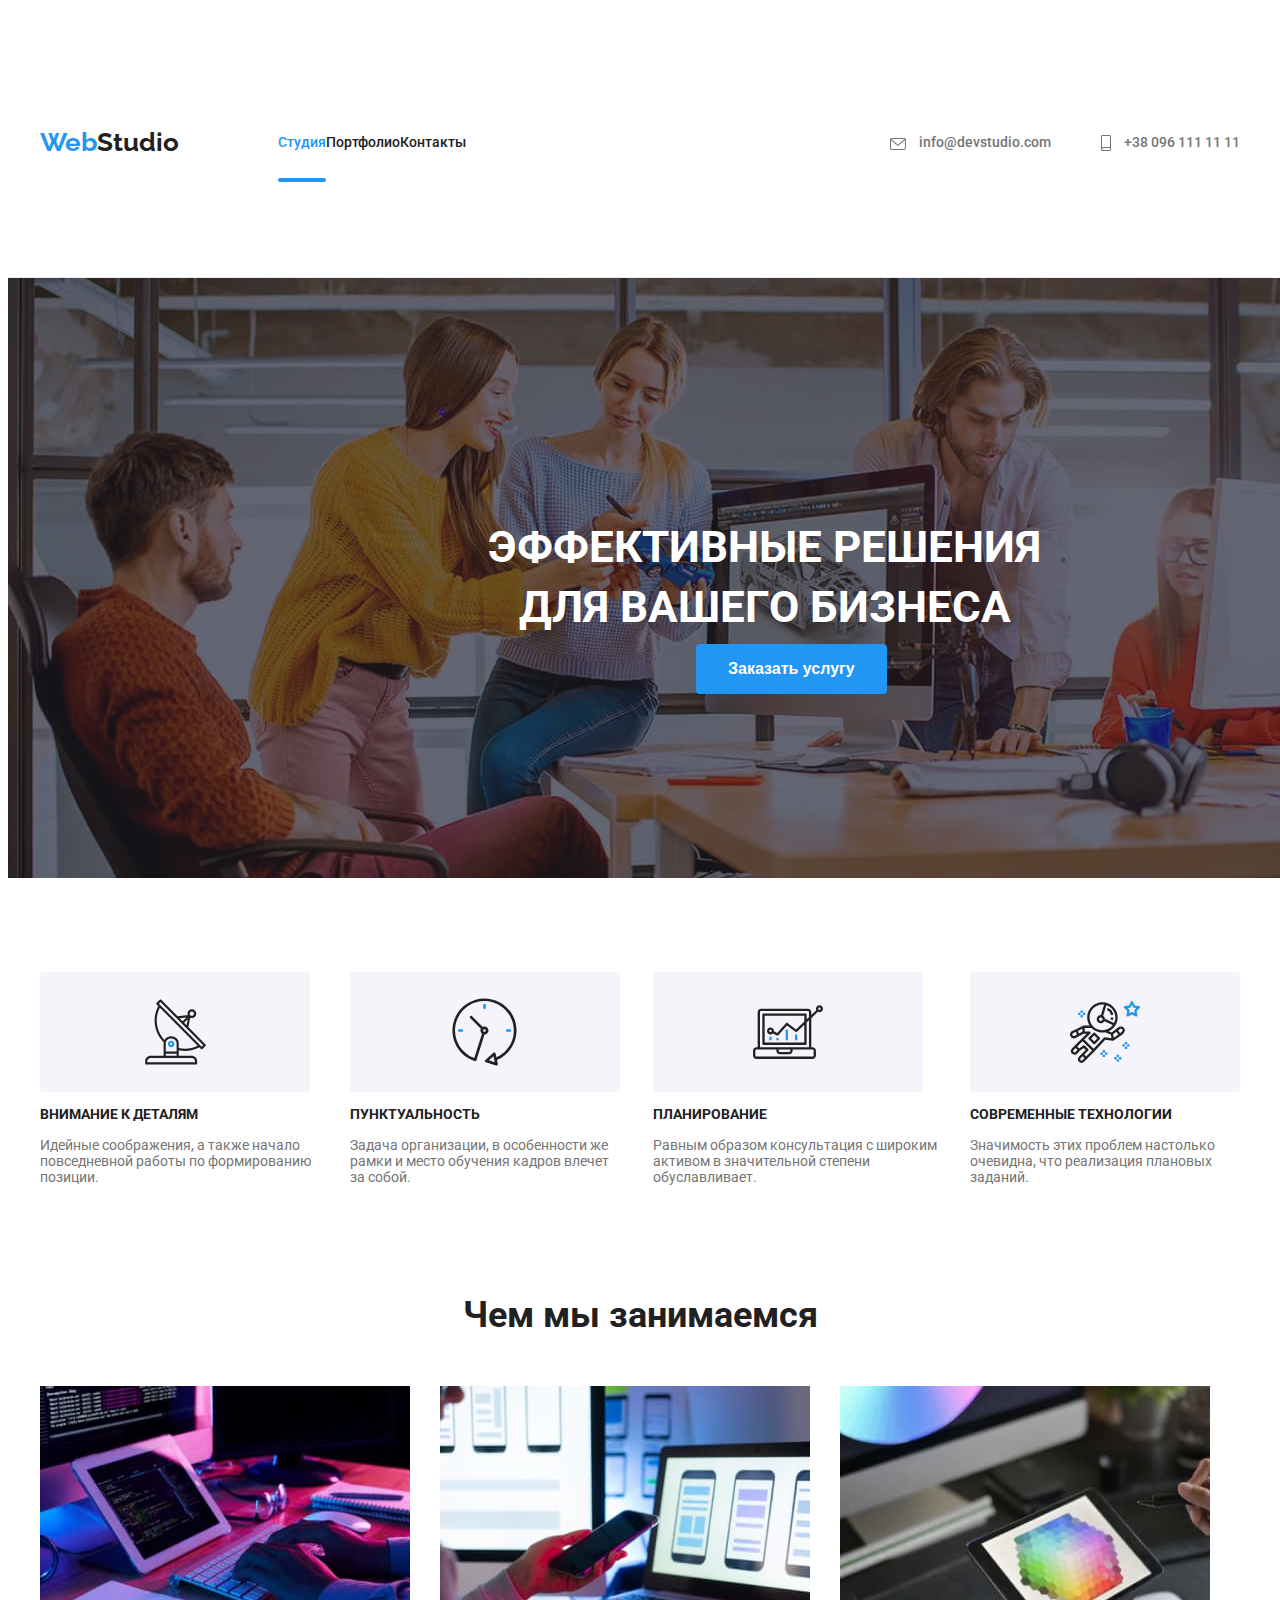
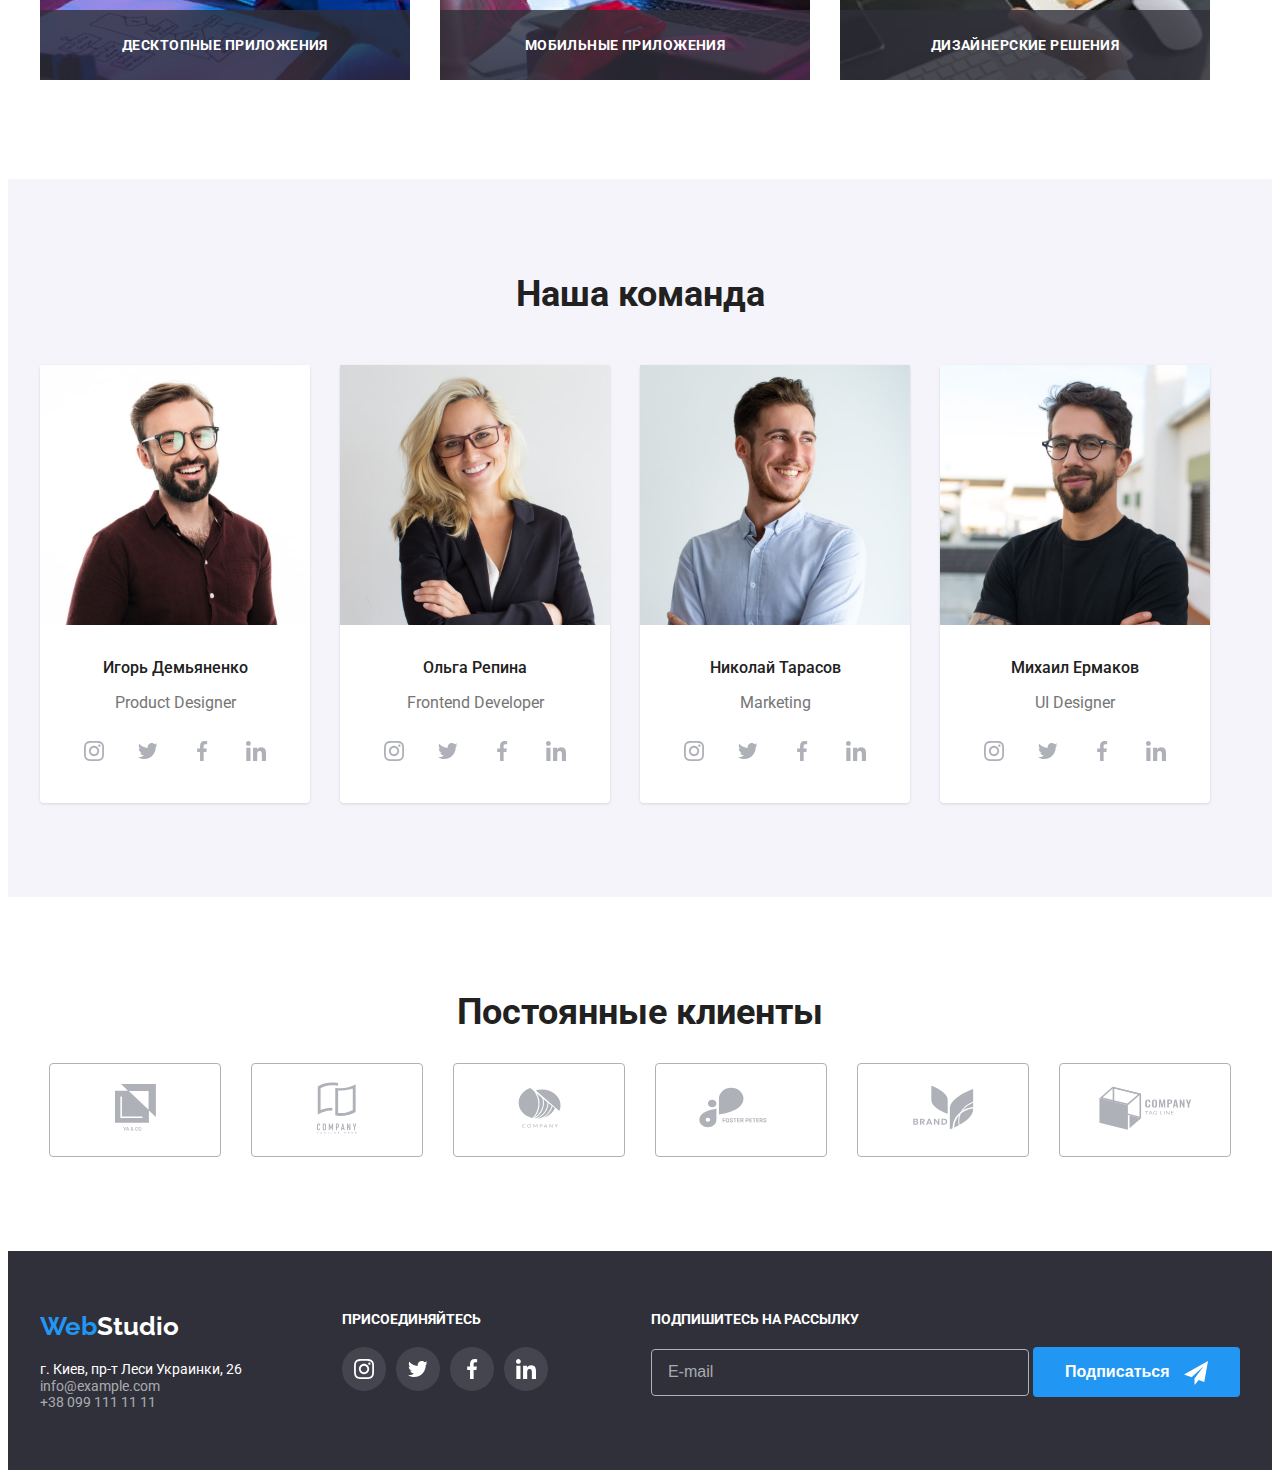
<file: index.html>
<!DOCTYPE html>
<html lang="ru">
<head>
    <meta charset="UTF-8">
    <meta http-equiv="X-UA-Compatible" content="IE=edge">
    <meta name="viewport" content="width=device-width, initial-scale=1.0">
    <title>WebStudio</title>
    <link rel="preconnect" href="https://fonts.googleapis.com">
    <link rel="preconnect" href="https://fonts.gstatic.com" crossorigin>
    <link href="https://fonts.googleapis.com/css2?family=Raleway:wght@700&family=Roboto:wght@400;500;700;900&display=swap" rel="stylesheet">
    <link rel="stylesheet" href="https://cdnjs.cloudflare.com/ajax/libs/modern-normalize/1.1.0/modern-normalize.min.css" integrity="sha512-wpPYUAdjBVSE4KJnH1VR1HeZfpl1ub8YT/NKx4PuQ5NmX2tKuGu6U/JRp5y+Y8XG2tV+wKQpNHVUX03MfMFn9Q==" crossorigin="anonymous" referrerpolicy="no-referrer" />
    <link rel="stylesheet" href="./css/main.min.css">
</head>
<body>
    <header class="header">
        <div class="container">
                <nav class="nav">
                        <a href="./index.html" class="logo" lang="en">
                            <span class="logo__web">Web</span><span class="logo__studio-black">Studio</span></a>
                        <ul class="menu">
                            <li><a href="./index.html" class="menu__nav menu__nav--current link">Студия</a></li>
                            <li><a href="./portfolio.html" class="menu__nav link">Портфолио</a></li>
                            <li><a href="#" class="menu__nav link">Контакты</a></li>
                        </ul>
                </nav>
                <ul class="contact">
                    <li class="header__contact">
                        <a href="mailto:info@devstudio.com" class="link">
                            <svg class="contact__icon" width="16" height="12">
                                <use href="./images/sprite.svg#icon-envelope"></use>
                            </svg>
                            info@devstudio.com
                        </a>
                    </li>
                    <li class="header__contact">
                        <a href="tel:+380961111111" class="link">
                            <svg class="contact__icon" width="10" height="16">
                                <use href="./images/sprite.svg#icon-smartphone"></use>
                            </svg>
                            +38 096 111 11 11
                        </a>
                    </li>
                </ul>
        </div>
    </header>
    <main>
        <section class="hero">
                <h1 class="hero__title title">ЭФФЕКТИВНЫЕ РЕШЕНИЯ<br>ДЛЯ ВАШЕГО БИЗНЕСА</h1>
                <button class="hero_button button" data-modal-open>Заказать услугу</button>
        </section>
        <section class="container">
                    <h2 class="feature__title">Наши особенности</h2>
                        <ul class="list">
                            <li class="feature__item">
                                <div class="item__container">
                                    <svg width="65" height="70">
                                        <use href="./images/sprite.svg#icon-antenna"></use>
                                    </svg>
                                </div>
                                <h3 class="item__title">Внимание к деталям</h3>
                                <p class="item__text">Идейные соображения, а также начало повседневной работы по формированию позиции.</p>
                            </li>
                            <li class="feature__item">
                                <div class="item__container">
                                    <svg width="67" height="70">
                                        <use href="./images/sprite.svg#icon-clock"></use>
                                    </svg>
                                </div>
                                <h3 class="item__title">Пунктуальность</h3>
                                <p class="item__text">Задача организации, в особенности же рамки и место обучения кадров влечет за собой.</p>
                            </li>
                            <li class="feature__item">
                                <div class="item__container">
                                    <svg width="70" height="70">
                                        <use href="./images/sprite.svg#icon-diagram"></use>
                                    </svg>
                                </div>
                                <h3 class="item__title">Планирование</h3>
                                <p class="item__text">Равным образом консультация с широким активом в значительной степени обуславливает.</p>                    
                            </li>
                            <li class="feature__item">
                                <div class="item__container">
                                    <svg width="70" height="70">
                                        <use href="./images/sprite.svg#icon-astronaut"></use>
                                    </svg>
                                </div>
                                <h3 class="item__title">Современные технологии</h3>
                                <p class="item__text">Значимость этих проблем настолько очевидна, что реализация плановых заданий.</p>
                            </li>
                        </ul>
        </section>
        <section class="work__container container">
                <h2 class="work__title title">Чем мы занимаемся</h2>
                <ul class="list">
                    <li class="work__item">
                        <img src="./images/computer.jpg" alt="Человек работает за компьютером" width="370">
                        <p class="work__text">Десктопные приложения</p>
                    </li>
                    <li class="work__item">
                        <img src="./images/phone.jpg" alt="Человек работает на мобильном телефоне" width="370">
                        <p class="work__text">Мобильные приложения</p>
                    </li>
                    <li class="work__item">
                        <img src="./images/tablet.jpg" alt="Человек работает на планшете" width="370">
                        <p class="work__text">Дизайнерские решения</p>
                    </li>
                </ul>
        </section>
        <section class="team__section">
            <div class="team__container container">
                <h2 class="team__title title">Наша команда</h2>
                    <ul class="list">
                        <li class="badge">
                            <img src="./images/igor.jpg" alt="Игорь Демьяненко" width="270">
                            <h3 class="badge__name">Игорь Демьяненко</h3>
                            <p class="badge__description" lang="en">Product Designer</p>
                            <ul class="icon__list list">
                                <li class="icon__item"> 
                                    <a href="#" class="icon__link">
                                        <svg class="icon__svg" width="20" height="20">
                                            <use href="./images/sprite.svg#icon-instagram"></use>
                                        </svg>
                                    </a>
                                </li>
                                <li class="icon__item">
                                    <a href="#" class="icon__link">
                                        <svg class="icon__svg" width="20" height="20">
                                            <use href="./images/sprite.svg#icon-twitter"></use>
                                        </svg>
                                    </a>
                                </li>
                                <li class="icon__item">
                                    <a href="#" class="icon__link">
                                        <svg class="icon__svg" width="20" height="20">
                                            <use href="./images/sprite.svg#icon-facebook-1"></use>
                                        </svg>
                                    </a>
                                </li>
                                <li class="icon__item">
                                    <a href="#" class="icon__link">
                                        <svg class="icon__svg" width="20" height="20">
                                            <use href="./images/sprite.svg#icon-linkedin"></use>
                                        </svg>
                                    </a>
                                </li>
                            </ul>
                        </li>
                        <li class="badge">
                            <img src="./images/olga.jpg" alt="Ольга Репина" width="270">
                            <h3 class="badge__name">Ольга Репина</h3>
                            <p class="badge__description" lang="en">Frontend Developer</p>
                            <ul class="icon__list list">
                                <li class="icon__item"> 
                                    <a href="#" class="icon__link">
                                        <svg class="icon__svg" width="20" height="20">
                                            <use href="./images/sprite.svg#icon-instagram"></use>
                                        </svg>
                                    </a>
                                </li>
                                <li class="icon__item">
                                    <a href="#" class="icon__link">
                                        <svg class="icon__svg" width="20" height="20">
                                            <use href="./images/sprite.svg#icon-twitter"></use>
                                        </svg>
                                    </a>
                                </li>
                                <li class="icon__item">
                                    <a href="#" class="icon__link">
                                        <svg class="icon__svg" width="20" height="20">
                                            <use href="./images/sprite.svg#icon-facebook-1"></use>
                                        </svg>
                                    </a>
                                </li>
                                <li class="icon__item">
                                    <a href="#" class="icon__link">
                                        <svg class="icon__svg" width="20" height="20">
                                            <use href="./images/sprite.svg#icon-linkedin"></use>
                                        </svg>
                                    </a>
                                </li>
                            </ul>
                        </li>
                        <li class="badge">
                            <img src="./images/nicholas.jpg" alt="Николай Тарасов" width="270">
                            <h3 class="badge__name">Николай Тарасов</h3>
                            <p class="badge__description" lang="en">Marketing</p>
                            <ul class="icon__list list">
                                <li class="icon__item"> 
                                    <a href="#" class="icon__link">
                                        <svg class="icon__svg" width="20" height="20">
                                            <use href="./images/sprite.svg#icon-instagram"></use>
                                        </svg>
                                    </a>
                                </li>
                                <li class="icon__item">
                                    <a href="#" class="icon__link">
                                        <svg class="icon__svg" width="20" height="20">
                                            <use href="./images/sprite.svg#icon-twitter"></use>
                                        </svg>
                                    </a>
                                </li>
                                <li class="icon__item">
                                    <a href="#" class="icon__link">
                                        <svg class="icon__svg" width="20" height="20">
                                            <use href="./images/sprite.svg#icon-facebook-1"></use>
                                        </svg>
                                    </a>
                                </li>
                                <li class="icon__item">
                                    <a href="#" class="icon__link">
                                        <svg class="icon__svg" width="20" height="20">
                                            <use href="./images/sprite.svg#icon-linkedin"></use>
                                        </svg>
                                    </a>
                                </li>
                            </ul>
                        </li>
                        <li class="badge">
                            <img src="./images/michael.jpg" alt="Михаил Ермаков" width="270">
                            <h3 class="badge__name">Михаил Ермаков</h3>
                            <p class="badge__description" lang="en">UI Designer</p>
                            <ul class="icon__list list">
                                <li class="icon__item"> 
                                    <a href="#" class="icon__link">
                                        <svg class="icon__svg" width="20" height="20">
                                            <use href="./images/sprite.svg#icon-instagram"></use>
                                        </svg>
                                    </a>
                                </li>
                                <li class="icon__item">
                                    <a href="#" class="icon__link">
                                        <svg class="icon__svg" width="20" height="20">
                                            <use href="./images/sprite.svg#icon-twitter"></use>
                                        </svg>
                                    </a>
                                </li>
                                <li class="icon__item">
                                    <a href="#" class="icon__link">
                                        <svg class="icon__svg" width="20" height="20">
                                            <use href="./images/sprite.svg#icon-facebook-1"></use>
                                        </svg>
                                    </a>
                                </li>
                                <li class="icon__item">
                                    <a href="#" class="icon__link">
                                        <svg class="icon__svg" width="20" height="20">
                                            <use href="./images/sprite.svg#icon-linkedin"></use>
                                        </svg>
                                    </a>
                                </li>
                            </ul>
                        </li>
                    </ul>  
            </div>            
        </section>
        <section class="clients__container container">
            <h2 class="title">Постоянные клиенты</h2>
                <ul class="clients__list list">
                    <li class="clients__item">
                        <a href="#" class="link">
                            <svg class="clients__svg" width="41" height="47">
                                <use href="./images/sprite.svg#icon-ya-co"></use>
                            </svg>
                        </a>
                    </li>
                    <li class="clients__item">
                        <a href="#" class="link">
                            <svg class="clients__svg" width="40" height="52">
                                <use href="./images/sprite.svg#icon-tagline-here"></use>
                            </svg>
                        </a>
                    </li>
                    <li class="clients__item">
                        <a href="#" class="link">
                            <svg class="clients__svg" width="43" height="41">
                                <use href="./images/sprite.svg#icon-company"></use>
                            </svg>
                        </a>
                    </li>
                    <li class="clients__item">
                        <a href="#" class="link">
                            <svg class="clients__svg" width="84" height="41">
                                <use href="./images/sprite.svg#icon-foster"></use>
                            </svg>
                        </a>
                    </li>
                    <li class="clients__item">
                        <a href="#" class="link">
                            <svg class="clients__svg" width="63" height="45">
                                <use href="./images/sprite.svg#icon-brand"></use>
                            </svg>
                        </a>
                    </li>
                    <li class="clients__item">
                        <a href="#" class="link">
                            <svg class="clients__svg" width="93" height="44">
                                <use href="./images/sprite.svg#icon-tag-line"></use>
                            </svg>
                        </a>
                    </li>
                </ul>
        </section>
    </main>
    <footer>
        <div class="footer__container container">
            <div class="info-container">
                <a href="./index.html" class="logo link" lang="en"><span class="logo__web">Web</span><span class="logo__studio">Studio</span></a>
                <address>
                    <ul class="footer__contact">
                        <li><a href="https://goo.gl/maps/fzmk5z81H1upuKvn9" class="footer__address link">г. Киев, пр-т Леси Украинки, 26</a></li>
                        <li><a href="mailto:info@example.com" class="footer__mail link">info@example.com</a></li>
                        <li><a href="tel:+380991111111" class="footer__tel link">+38 099 111 11 11</a></li>
                    </ul>
                </address>
            </div>
            <div class="join">
                <h3 class="join__title title">присоединяйтесь</h3>
                <ul class="join__list list">
                    <li class="join__item">
                        <a href="#" class="join__link">
                            <svg class="join__icon" width="20" height="20">
                                <use href="./images/sprite.svg#icon-instagram"></use>
                            </svg>
                        </a>
                    </li>
                    <li class="join__item">
                        <a href="#" class="join__link">
                            <svg class="join__icon" width="20" height="20">
                                <use href="./images/sprite.svg#icon-twitter"></use>
                            </svg>
                        </a>
                    </li>
                    <li class="join__item">
                        <a href="#" class="join__link">
                            <svg class="join__icon" width="20" height="20">
                                <use href="./images/sprite.svg#icon-facebook-1"></use>
                            </svg>
                        </a>
                    </li>
                    <li class="join__item">
                        <a href="#" class="join__link">
                            <svg class="join__icon" width="20" height="20">
                                <use href="./images/sprite.svg#icon-linkedin"></use>
                            </svg>
                        </a>
                    </li>
                </ul>
            </div>
            <div class="subscribe">
                <h3 class="subscribe__title title">Подпишитесь на рассылку</h3>
                <form>
                    <div class="subscribe-form">
                        <input type="email" placeholder="E-mail">
                        <button type="button" class="button btn-subscribe">Подписаться
                            <svg class="subscribe__icon" width="24" height="24">
                                <use href="./images/sprite.svg#icon-send"></use>
                            </svg>
                        </button>
                    </div>
                </form>
            </div>
        </div>
    </footer>
    <div class="backdrop is-hidden" data-modal>
        <div class="modal">
            <button type="button" class="btn-close" data-modal-close> 
                <svg class="modal-icon" width="11" height="11">
                    <use href="./images/sprite.svg#icon-Vector"></use>
                </svg>
            </button>
            <h2 class="modal-title">Оставьте свои данные, мы вам перезвоним</h2>
            <form class="modal-form">
                    <div class="container-filed">
                        <label class="filed">
                            <input type="text" name="name" class="form-input">
                            <span class="filed-text">Имя</span> 
                            <svg class="filed-icon">
                                <use href="./images/sprite.svg#icon-person-black"></use>
                            </svg>
                        </label>
                    </div>
                    <div class="container-filed">   
                        <label class="filed">
                            <input type="tel" name="tel" class="form-input">
                            <span class="filed-text">Телефон</span> 
                            <svg class="filed-icon">
                                <use href="./images/sprite.svg#icon-phone-black"></use>
                            </svg>
                        </label>
                    </div>
                    <div class="container-filed">
                        <label class="filed">
                            <input type="email" name="email" class="form-input">
                            <span class="filed-text">Почта</span>
                            <svg class="filed-icon">
                                <use href="./images/sprite.svg#icon-email-black"></use>
                            </svg>   
                        </label>
                    </div>
                    <div class="container-filed">
                        <textarea name="" placeholder="Введите текст" class="form-input"></textarea>
                        <span class="filed-text">Комментарий</span>
                    </div>
                <div class="accept-button-container">
                    <div class="accept-container">
                        <label class="accept-container">
                            <input type="checkbox" class="checkbox" name="accept" value="accept">
                            <span class="accept-icon"></span>
                            <span class="accept-text">Соглашаюсь с рассылкой и принимаю</span> 
                            <a href="" class="accept-link">Условия договора</a>
                        </label>
                    </div>
                    <button type="button" class="button btn-modal">Отправить</button>
                </div>    
            </form>
        </div>
    </div>
    <script src="./js/modal.js"></script>
</body>
</html>
</file>
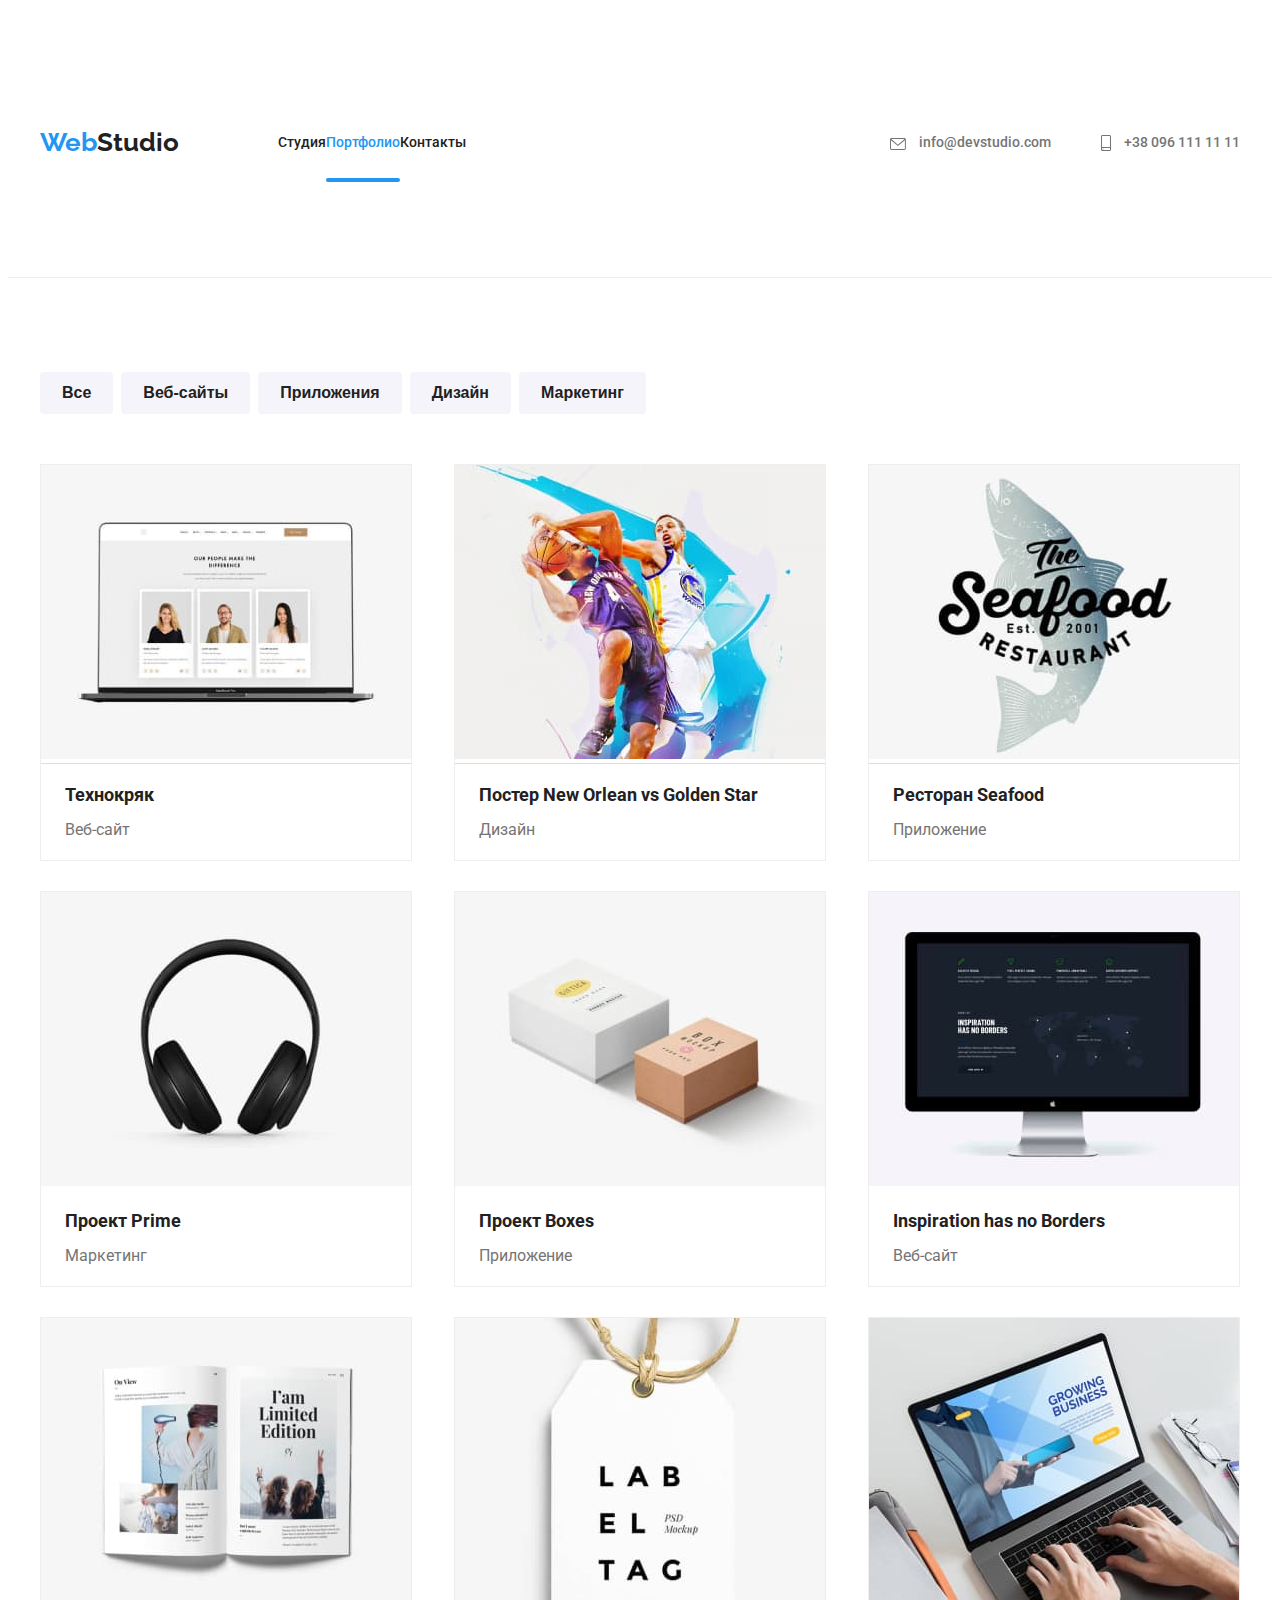
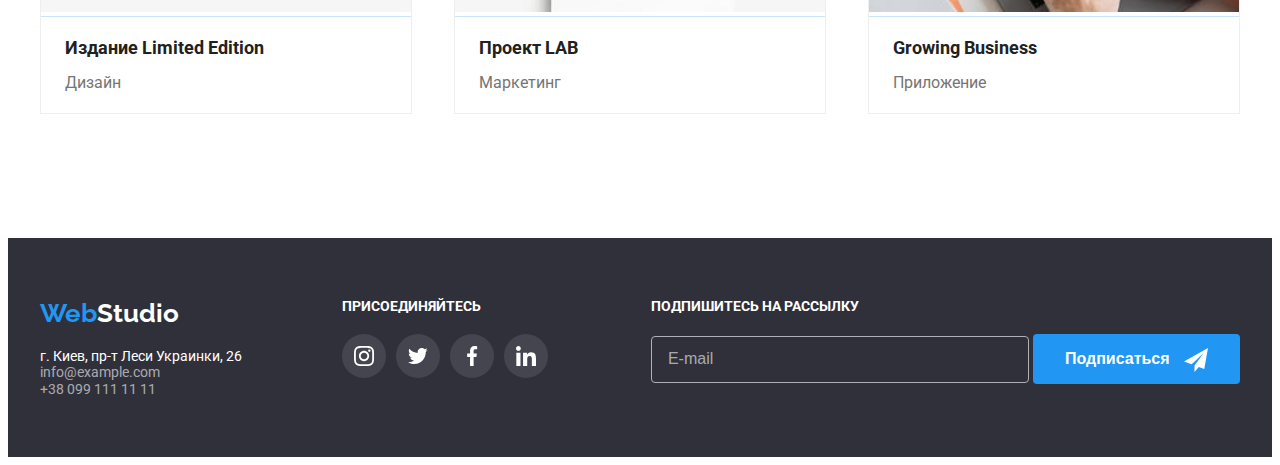
<file: portfolio.html>
<!DOCTYPE html>
<html lang="ru">
<head>
    <meta charset="UTF-8">
    <meta http-equiv="X-UA-Compatible" content="IE=edge">
    <meta name="viewport" content="width=device-width, initial-scale=1.0">
    <title>WebStudio</title>
    <link rel="preconnect" href="https://fonts.googleapis.com">
    <link rel="preconnect" href="https://fonts.gstatic.com" crossorigin>
    <link href="https://fonts.googleapis.com/css2?family=Raleway:wght@700&family=Roboto:wght@400;500;700;900&display=swap" rel="stylesheet">
    <link rel="stylesheet" href="https://cdnjs.cloudflare.com/ajax/libs/modern-normalize/1.1.0/modern-normalize.min.css" integrity="sha512-wpPYUAdjBVSE4KJnH1VR1HeZfpl1ub8YT/NKx4PuQ5NmX2tKuGu6U/JRp5y+Y8XG2tV+wKQpNHVUX03MfMFn9Q==" crossorigin="anonymous" referrerpolicy="no-referrer" />
    <link rel="stylesheet" href="./css/main.min.css">
</head>
<body>
    <header class="header">
        <div class="container">
                <nav class="nav">
                        <a href="./index.html" class="logo" lang="en">
                            <span class="logo__web">Web</span><span class="logo__studio-black">Studio</span></a>
                        <ul class="menu">
                            <li><a href="./index.html" class="menu__nav link">Студия</a></li>
                            <li><a href="./portfolio.html" class="menu__nav menu__nav--current link">Портфолио</a></li>
                            <li><a href="#" class="menu__nav link">Контакты</a></li>
                        </ul>
                </nav>
                <ul class="contact">
                    <li class="header__contact">
                        <a href="mailto:info@devstudio.com" class="link">
                            <svg class="contact__icon" width="16" height="12">
                                <use href="./images/sprite.svg#icon-envelope"></use>
                            </svg>
                            info@devstudio.com
                        </a>
                    </li>
                    <li class="header__contact">
                        <a href="tel:+380961111111" class="link">
                            <svg class="contact__icon" width="10" height="16">
                                <use href="./images/sprite.svg#icon-smartphone"></use>
                            </svg>
                            +38 096 111 11 11
                        </a>
                    </li>
                </ul>
        </div>
    </header>
    <main>
        <section class="filter_container container">
                <h1 class="filter__title">Фильтры</h1>
                    <ul class="filter__list list">
                        <li><button type="button" class="button filter__button">Все </button></li>
                        <li><button type="button" class="button filter__button">Веб-сайты</button></li>                    
                        <li><button type="button" class="button filter__button">Приложения</button></li>
                        <li><button type="button" class="button filter__button">Дизайн</button></li>
                        <li><button type="button" class="button filter__button">Маркетинг</button></li>
                    </ul>
        </section>
        <section>
            <div class="project__container container">
               <h1 class="project__title title">Примеры наших работ</h1>
                    <ul class="project__list list">
                        <li class="elements">
                            <a href="#" class="examples__link">
                                <div class="elements__overlay">
                                        <img src="./images/notebook-portfolio.jpg" alt="Образец ноутбука" width="370">
                                    <div class="container-text">
                                        <p class="element-text">Ресурс предлагает комплексные предложения с разным уровнем функционала и сервисов. Все это позволит посетителю получить исчерпывающие сведения о компании или частном лице.</p>
                                    </div>
                                </div>
                                <div class="examples__card">
                                    <h2 class="examples__title title">Технокряк</h2>
                                    <p class="examples__specification">Веб-сайт</p>
                                </div>
                            </a>
                        </li>
                        <li class="elements">
                            <a href="#" class="examples__link">
                                <div class="elements__overlay">
                                        <img src="./images/poster-portfolio.jpg" alt="Плакат с баскетболистами" width="370">
                                    <div class="container-text">
                                        <p class="element-text">Lorem ipsum dolor sit amet consectetur, adipisicing elit. Molestias accusantium deleniti qui, amet dolorem natus iste officiis quod delectus! Distinctio nulla ducimus eius</p>
                                    </div>
                                </div>
                                <div class="examples__card">
                                    <h2 class="examples__title title">Постер New Orlean vs Golden Star</h2>
                                    <p class="examples__specification">Дизайн</p>
                                </div>
                            </a>
                        </li>
                        <li class="elements">
                            <a href="#" class="examples__link">
                                <div class="elements__overlay">
                                        <img src="./images/restaurant-portfolio.jpg" alt="Логтип ресторана" width="370">
                                    <div class="container-text">
                                        <p class="element-text">Lorem ipsum dolor sit amet consectetur, adipisicing elit. Molestias accusantium deleniti qui, amet dolorem natus iste officiis quod delectus! Distinctio nulla ducimus eius</p>
                                    </div>
                                </div>
                                <div class="examples__card">
                                    <h2 class="examples__title title">Ресторан Seafood</h2>
                                    <p class="examples__specification">Приложение</p>
                                </div>
                            </a>
                        </li>
                        <li class="elements">
                            <a href="#" class="examples__link">
                                <div class="elements__overlay">
                                        <img src="images/headphones-portfolio.jpg" alt="Наушники" width="370">
                                    <div class="container-text">
                                        <p class="element-text">Lorem ipsum dolor sit amet consectetur, adipisicing elit. Molestias accusantium deleniti qui, amet dolorem natus iste officiis quod delectus! Distinctio nulla ducimus eius</p>
                                    </div>
                                </div>
                                <div class="examples__card">
                                    <h2 class="examples__title title">Проект Prime</h2>
                                    <p class="examples__specification">Маркетинг</p>
                                </div>
                            </a>
                        </li>
                        <li class="elements">
                            <a href="#" class="examples__link">
                                <div class="elements__overlay">
                                        <img src="./images/boxes-portfolio.jpg" alt="Две коробки" width="370">
                                    <div class="container-text">
                                        <p class="element-text">Lorem ipsum dolor sit amet consectetur, adipisicing elit. Molestias accusantium deleniti qui, amet dolorem natus iste officiis quod delectus! Distinctio nulla ducimus eius</p>
                                    </div>
                                </div>
                                <div class="examples__card">
                                    <h2 class="examples__title title">Проект Boxes</h2>
                                    <p class="examples__specification">Приложение</p>
                                </div>
                            </a>
                        </li>
                        <li class="elements">
                            <a href="#" class="examples__link">
                                <div class="elements__overlay">
                                        <img src="./images/monoblock-portfolio.jpg" alt="Моноблок" width="370">
                                    <div class="container-text">
                                        <p class="element-text">Lorem ipsum dolor sit amet consectetur, adipisicing elit. Molestias accusantium deleniti qui, amet dolorem natus iste officiis quod delectus! Distinctio nulla ducimus eius</p>
                                    </div>
                                </div>
                                <div class="examples__card">
                                    <h2 class="examples__title title">Inspiration has no Borders</h2>
                                    <p class="examples__specification">Веб-сайт</p>
                                </div>
                            </a>
                        </li> 
                        <li class="elements">
                            <a href="#" class="examples__link">
                                <div class="elements__overlay">
                                        <img src="./images/book-portfolio.jpg" alt="Книга" width="370">
                                    <div class="container-text">
                                        <p class="element-text">Lorem ipsum dolor sit amet consectetur, adipisicing elit. Molestias accusantium deleniti qui, amet dolorem natus iste officiis quod delectus! Distinctio nulla ducimus eius</p>
                                    </div>
                                </div>
                                <div class="examples__card">
                                    <h2 class="examples__title title">Издание Limited Edition</h2>
                                    <p class="examples__specification">Дизайн</p>
                                </div>
                            </a>
                        </li>
                        <li class="elements">
                            <a href="#" class="examples__link">
                                <div class="elements__overlay">
                                        <img src="./images/label-portfolio.jpg" alt="Бирка" width="370">
                                    <div class="container-text">
                                        <p class="element-text">Lorem ipsum dolor sit amet consectetur, adipisicing elit. Molestias accusantium deleniti qui, amet dolorem natus iste officiis quod delectus! Distinctio nulla ducimus eius</p>
                                    </div>
                                </div>
                                <div class="examples__card">
                                    <h2 class="examples__title title">Проект LAB</h2>
                                    <p class="examples__specification">Маркетинг</p>
                                </div>
                            </a>    
                        </li>
                        <li class="elements">
                            <a href="#" class="examples__link">
                                <div class="elements__overlay">
                                        <img src="./images/notebook-work-portfolio.jpg" alt="Человек работает за ноутбуком" width="370">
                                    <div class="container-text">
                                        <p class="element-text">Lorem ipsum dolor sit amet consectetur, adipisicing elit. Molestias accusantium deleniti qui, amet dolorem natus iste officiis quod delectus! Distinctio nulla ducimus eius</p>
                                    </div>
                                </div>
                                <div class="examples-card">
                                    <h2 class="examples__title title">Growing Business</h2>
                                    <p class="examples__specification">Приложение</p>
                                </div>
                            </a>
                        </li>
                    </ul>
            </div>
        </section>
    </main>
    <footer>
        <div class="footer__container container">
            <div class="info-container">
                <a href="./index.html" class="logo link" lang="en"><span class="logo__web">Web</span><span class="logo__studio">Studio</span></a>
                <address>
                    <ul class="footer__contact">
                        <li><a href="https://goo.gl/maps/fzmk5z81H1upuKvn9" class="footer__address link">г. Киев, пр-т Леси Украинки, 26</a></li>
                        <li><a href="mailto:info@example.com" class="footer__mail link">info@example.com</a></li>
                        <li><a href="tel:+380991111111" class="footer__tel link">+38 099 111 11 11</a></li>
                    </ul>
                </address>
            </div>
            <div class="join">
                <h3 class="join__title title">присоединяйтесь</h3>
                <ul class="join__list list">
                    <li class="join__item">
                        <a href="#" class="join__link">
                            <svg class="join__icon" width="20" height="20">
                                <use href="./images/sprite.svg#icon-instagram"></use>
                            </svg>
                        </a>
                    </li>
                    <li class="join__item">
                        <a href="#" class="join__link">
                            <svg class="join__icon" width="20" height="20">
                                <use href="./images/sprite.svg#icon-twitter"></use>
                            </svg>
                        </a>
                    </li>
                    <li class="join__item">
                        <a href="#" class="join__link">
                            <svg class="join__icon" width="20" height="20">
                                <use href="./images/sprite.svg#icon-facebook-1"></use>
                            </svg>
                        </a>
                    </li>
                    <li class="join__item">
                        <a href="#" class="join__link">
                            <svg class="join__icon" width="20" height="20">
                                <use href="./images/sprite.svg#icon-linkedin"></use>
                            </svg>
                        </a>
                    </li>
                </ul>
            </div>
            <div class="subscribe">
                <h3 class="subscribe__title title">Подпишитесь на рассылку</h3>
                <form>
                    <div class="subscribe-form">
                        <input type="email" placeholder="E-mail">
                        <button type="button" class="button btn-subscribe">Подписаться
                            <svg class="subscribe__icon" width="24" height="24">
                                <use href="./images/sprite.svg#icon-send"></use>
                            </svg>
                        </button>
                    </div>
                </form>
            </div>
        </div>
    </footer>
</body>
</html>
</file>
<file: css/main.min.css>
body{font-family:Roboto,sans-serif;color:#212121;background-color:#fff;line-height:1.17}.container{margin:auto;width:1200px;padding:94px 15px;display:-webkit-box;display:-ms-flexbox;display:flex}ul{list-style:none;padding:0px;margin:0px}.link{text-decoration:none;color:currentColor}.button{color:#fff;background-color:#2196f3;border:0ch;border-radius:4px;padding:10px 32px;font-weight:700;font-size:16px;line-height:1.87;cursor:pointer}.title{font-weight:700;font-size:36px;margin-top:0px;text-align:center}.list{display:-webkit-box;display:-ms-flexbox;display:flex}.logo{font-family:Raleway;font-weight:700;font-size:26px;line-height:1.17;width:145px;height:31px;top:24px;left:215px;text-decoration:none;margin-right:93px}.logo__web{color:#2196f3}.logo__studio{color:#fff}.logo__studio-black{color:#212121}.header{border-bottom:1px solid #ececec}.nav,.menu,.contact{display:-webkit-box;display:-ms-flexbox;display:flex;-webkit-box-align:center;-ms-flex-align:center;align-items:center;padding:0}.menu__nav,.header__contact{font-weight:500;font-size:14px;padding-top:32px;padding-bottom:32px}.header__contact{color:#757575}.menu__nav{color:#212121}.header__contact:not(:last-child){margin-right:50px}.menu__nav:not(:last-child){margin-right:50px}.menu__nav--current{position:relative;color:#2196f3}.menu__nav--current::after{content:"";position:absolute;bottom:0px;left:0;width:100%;height:4px;border-radius:2px;background-color:#2196f3;-webkit-transition:color 250ms cubic-bezier(0.4, 0, 0.2, 1);transition:color 250ms cubic-bezier(0.4, 0, 0.2, 1)}.contact{margin-left:auto;display:-webkit-box;display:-ms-flexbox;display:flex;-webkit-box-pack:center;-ms-flex-pack:center;justify-content:center;-ms-flex-wrap:wrap;flex-wrap:wrap;-webkit-box-align:center;-ms-flex-align:center;align-items:center}.contact__icon{fill:currentColor;margin-right:10px;vertical-align:middle}.header__contact:hover,.header__contact:focus,.menu__nav:hover,.menu__nav:focus{color:#2196f3}.hero{position:relative;height:600px;width:1600px;margin:auto;background-image:-webkit-gradient(linear, left top, right top, from(rgba(47, 48, 58, 0.4)), to(rgba(47, 48, 58, 0.4))),url(../images/img.jpg);background-image:linear-gradient(to right, rgba(47, 48, 58, 0.4), rgba(47, 48, 58, 0.4)),url(../images/img.jpg);background-color:#2f303a;background-repeat:no-repeat;background-position:center;background-size:contain;text-align:center}.hero__title{position:absolute;top:40%;left:30%;margin-bottom:0px;color:#fff;font-size:44px;line-height:1.36}.hero_button{position:absolute;top:61%;left:43%}.feature__title{display:none}.feature__item:not(:last-child){margin-right:30px;-ms-flex-wrap:wrap;flex-wrap:wrap}.item__container{background-color:#f5f4fa;width:270px;height:120px;-webkit-box-pack:center;-ms-flex-pack:center;justify-content:center;-webkit-box-align:center;-ms-flex-align:center;align-items:center;border-radius:4px;display:-webkit-box;display:-ms-flexbox;display:flex}.item__title{font-size:14px;text-transform:uppercase;margin-bottom:10px}.item__text{color:#757575;font-weight:400;font-size:14px;letter-spacing:.03;margin-top:o}.work__container{padding-bottom:94px;padding-top:0;display:block}.work__title{margin-bottom:0px;padding-bottom:50px}.work__item:not(:last-child){margin-right:30px}.work__item{position:relative}.work__text{color:#fff;font-weight:700;font-size:14px;text-transform:uppercase;letter-spacing:.03em;background-color:rgba(47,48,58,.8);width:370px;padding-top:27px;padding-bottom:27px;text-align:center;position:absolute;top:210px}.team__section{background-color:#f5f4fa}.team__container{display:block}.team__title{margin-bottom:50px}.badge{width:270px;-webkit-box-shadow:0px 2px 1px 0px rgba(0,0,0,.2);box-shadow:0px 2px 1px 0px rgba(0,0,0,.2);-webkit-box-shadow:0px 1px 1px 0px rgba(0,0,0,.1411764706);box-shadow:0px 1px 1px 0px rgba(0,0,0,.1411764706);-webkit-box-shadow:0px 1px 3px 0px rgba(0,0,0,.1215686275);box-shadow:0px 1px 3px 0px rgba(0,0,0,.1215686275);border-radius:4px;background-color:#fff}.badge:not(:last-child){margin-right:30px}.badge__name{font-weight:500;font-size:16px;text-align:center;margin-bottom:10px;margin-top:30px}.badge__description{color:#757575;font-weight:400;font-size:16px;text-align:center}.team__list{padding:0;padding-bottom:30px;margin:0}.icon__list{-webkit-box-pack:center;-ms-flex-pack:center;justify-content:center;-ms-flex-wrap:nowrap;flex-wrap:nowrap;margin-bottom:30px}.icon__item:not(:last-child){margin-right:10px}.icon__link{width:44px;height:44px;border-radius:50%;display:-webkit-box;display:-ms-flexbox;display:flex;-webkit-box-align:center;-ms-flex-align:center;align-items:center;-webkit-box-pack:center;-ms-flex-pack:center;justify-content:center;fill:#afb1b8}.icon__link:hover .icon__svg,.icon__link:focus .icon__svg{fill:#fff}.icon__link:hover,.icon__link:focus{background-color:#2196f3}.icon__svg{fill:#afb1b8}.clients__container{display:block}.clients__list{-webkit-box-pack:center;-ms-flex-pack:center;justify-content:center;-ms-flex-wrap:wrap;flex-wrap:wrap}.clients__item{width:170px;height:92px;border:1px solid #afb1b8;border-radius:4px;display:-webkit-box;display:-ms-flexbox;display:flex;-webkit-box-align:center;-ms-flex-align:center;align-items:center;-webkit-box-pack:center;-ms-flex-pack:center;justify-content:center;cursor:pointer}.clients__item:not(:last-child){margin-right:30px}.clients__item:hover .clients__svg,.clients__item:focus .clients__svg{fill:#2196f3}.clients__item:hover,.clients__item:focus{border-color:#2196f3}.clients__svg{fill:#afb1b8}.footer__container{padding-top:60px;padding-bottom:60px}footer{background-color:#2f303a}.info-container{margin-right:70px}.info:not(:last-child){margin-bottom:9px}.footer__contact{display:block;font-weight:400;font-size:14px;font-style:normal;margin-top:20px}.contact__item{margin-bottom:9px}.footer__address{color:#fff;text-decoration:none}.footer__mail,.footer__tel{color:rgba(255,255,255,.6);text-decoration:none}.join__title{font-size:14px;text-transform:uppercase;color:#fff;margin-bottom:20px;text-align:left}.join__item{width:44px;height:44px;border-radius:50%;background-color:rgba(255,255,255,.1);cursor:pointer}.join__item:hover,.join__item:focus{background-color:#2196f3}.join__item:not(:last-child){margin-right:10px}.join__link{width:44px;height:44px;display:-webkit-box;display:-ms-flexbox;display:flex;-webkit-box-align:center;-ms-flex-align:center;align-items:center;-webkit-box-pack:center;-ms-flex-pack:center;justify-content:center}.join__icon{fill:#fff}.subscribe{margin-left:auto}.subscribe__title{font-size:14px;text-transform:uppercase;color:#fff;margin-bottom:20px;text-align:left}.subscribe-form input{width:358px;padding-top:15px;padding-bottom:15px;padding-left:16px;background-color:#2f303a;border:1px solid #afb1b8;border-radius:4px}.subscribe-form input::-webkit-input-placeholder{color:rgba(255,255,255,.6);font-weight:400px;font-size:16px;line-height:1.25}.subscribe-form input::-moz-placeholder{color:rgba(255,255,255,.6);font-weight:400px;font-size:16px;line-height:1.25}.subscribe-form input:-ms-input-placeholder{color:rgba(255,255,255,.6);font-weight:400px;font-size:16px;line-height:1.25}.subscribe-form input::-ms-input-placeholder{color:rgba(255,255,255,.6);font-weight:400px;font-size:16px;line-height:1.25}.subscribe-form input::placeholder{color:rgba(255,255,255,.6);font-weight:400px;font-size:16px;line-height:1.25}.btn-subscribe{padding-top:10px;padding-bottom:10px}.subscribe__icon{vertical-align:middle;margin-left:10px}.filter_container{padding-bottom:50px}.filter__title{display:none}.filter__button{color:#212121;background-color:#f5f4fa;font-weight:700;font-size:16px;padding:6px 22px;display:inline-block}.filter__button:hover{color:#fff;background-color:#2196f3;-webkit-box-shadow:0px 2px 2px 0px rgba(0,0,0,.12);box-shadow:0px 2px 2px 0px rgba(0,0,0,.12);-webkit-box-shadow:0px 1px 2px 0px rgba(0,0,0,.08);box-shadow:0px 1px 2px 0px rgba(0,0,0,.08);-webkit-box-shadow:0px 3px 1px 0px rgba(0,0,0,.1);box-shadow:0px 3px 1px 0px rgba(0,0,0,.1)}.filter__list li:not(:last-child){margin-right:8px}.project__container{padding-top:0px}.project__title{margin:0;display:none}.project__list{-ms-flex-wrap:wrap;flex-wrap:wrap;margin-bottom:0px;-webkit-box-pack:justify;-ms-flex-pack:justify;justify-content:space-between}.elements{margin-bottom:30px;border:1px solid #eee;cursor:pointer;position:relative}.elements:hover{-webkit-box-shadow:1px 4px 6px 0px rgba(0,0,0,.16),0px 4px 4px 0px rgba(0,0,0,.06),0px 1px 1px 0px rgba(0,0,0,.12);box-shadow:1px 4px 6px 0px rgba(0,0,0,.16),0px 4px 4px 0px rgba(0,0,0,.06),0px 1px 1px 0px rgba(0,0,0,.12)}.examples__link{height:100%;text-decoration:none}.examples__link:hover .container-text{-webkit-transform:translateY(0);transform:translateY(0)}.elements__overlay{position:relative;overflow:hidden}.container-text{display:-webkit-box;display:-ms-flexbox;display:flex;position:absolute;top:0;left:0;width:100%;height:100%;margin:0;color:#fff;-webkit-transform:translateY(100%);transform:translateY(100%);-webkit-transition:-webkit-transform 250ms cubic-bezier(0.4, 0, 0.2, 1);transition:-webkit-transform 250ms cubic-bezier(0.4, 0, 0.2, 1);transition:transform 250ms cubic-bezier(0.4, 0, 0.2, 1);transition:transform 250ms cubic-bezier(0.4, 0, 0.2, 1), -webkit-transform 250ms cubic-bezier(0.4, 0, 0.2, 1);background-color:rgba(33,150,243,.9)}.element-text{padding-top:10%;padding-right:24px;padding-left:24px;letter-spacing:.03em;font-weight:400;font-size:18px;line-height:1.55}.examples__title{font-size:18px;margin-top:20px;margin-bottom:4px;text-align:left;margin-left:24px;color:#212121}.examples__specification{margin-bottom:auto;padding-bottom:20px;text-align:left;color:#757575;margin-left:24px}.backdrop{position:fixed;top:0;left:0;width:100%;height:100%;background-color:rgba(0,0,0,.2);opacity:1;-webkit-transition:opacity 250ms cubic-bezier(0.4, 0, 0.2, 1);transition:opacity 250ms cubic-bezier(0.4, 0, 0.2, 1)}.backdrop.is-hidden{opacity:0;pointer-events:none}.backdrop.is-hidden .modal{-webkit-transform:translate(-50%, -50%) scale(0.5);transform:translate(-50%, -50%) scale(0.5)}.modal{position:absolute;top:50%;left:50%;-webkit-transform:translate(-50%, -50%) scale(1);transform:translate(-50%, -50%) scale(1);-webkit-transition:-webkit-transform 250ms cubic-bezier(0.4, 0, 0.2, 1);transition:-webkit-transform 250ms cubic-bezier(0.4, 0, 0.2, 1);transition:transform 250ms cubic-bezier(0.4, 0, 0.2, 1);transition:transform 250ms cubic-bezier(0.4, 0, 0.2, 1), -webkit-transform 250ms cubic-bezier(0.4, 0, 0.2, 1);min-width:528px;min-height:581px;background-color:#fff;-webkit-box-shadow:0px 2px 1px 0px rgba(0,0,0,.2);box-shadow:0px 2px 1px 0px rgba(0,0,0,.2);-webkit-box-shadow:0px 1px 1px 0px rgba(0,0,0,.14);box-shadow:0px 1px 1px 0px rgba(0,0,0,.14);-webkit-box-shadow:0px 1px 3px 0px rgba(0,0,0,.12);box-shadow:0px 1px 3px 0px rgba(0,0,0,.12);padding:30px 40px 20px}.btn-close{width:30px;height:30px;padding:5px 4px 6px 4px;position:absolute;top:8px;right:8px;background-color:rgba(255,255,255,.1);border-radius:50%;border:1px solid rgba(0,0,0,.1);cursor:pointer}.modal-icon{display:-webkit-box;display:-ms-flexbox;display:flex;margin:auto}.btn-close:hover .modal-icon,.btn-close:focus .modal-icon{fill:#2196f3}.modal-title{font-weight:700;font-size:20px;line-height:23.44px;color:#212121;text-align:center;margin:0px 0px 30px}.modal-form{width:448px}.container-filed{position:relative}.container-filed:not(:nth-child(4)){margin-bottom:28px}.filed-text{position:absolute;top:0;left:0;font-weight:400;font-size:12px;line-height:1.16;color:#757575;-webkit-transform:translateY(-18px);transform:translateY(-18px)}.filed-icon{position:absolute;top:0;left:0;width:18px;height:18px;-webkit-transform:translateY(72%);transform:translateY(72%);margin-left:15px}.form-input{width:100%;margin:0;padding:12px 16px;border:1px solid rgba(33,33,33,.2);border-radius:4px;outline:none}.form-input:focus{border:1px solid #2196f3}.form-input:focus~.filed-icon{fill:#2196f3}.filed input{padding-left:42px}textarea{resize:none;width:448px;height:120px}textarea::-webkit-input-placeholder{font-weight:400;font-size:12px;line-height:1.16;color:rgba(117,117,117,.5)}textarea::-moz-placeholder{font-weight:400;font-size:12px;line-height:1.16;color:rgba(117,117,117,.5)}textarea:-ms-input-placeholder{font-weight:400;font-size:12px;line-height:1.16;color:rgba(117,117,117,.5)}textarea::-ms-input-placeholder{font-weight:400;font-size:12px;line-height:1.16;color:rgba(117,117,117,.5)}textarea::placeholder{font-weight:400;font-size:12px;line-height:1.16;color:rgba(117,117,117,.5)}.accept-text,.accept-link{font-weight:400;font-size:14px;line-height:1.71;letter-spacing:.03em;color:#757575}.accept-link{color:rgba(33,150,243,.9)}.accept-container{margin:20px 0px 30px}.accept-button-container{text-align:center}.checkbox{-webkit-appearance:none;-moz-appearance:none;appearance:none}.accept-icon{width:16px;height:15px;border:3px solid #212121;border-radius:3px;position:absolute;top:77%;left:45px}.checkbox:checked+.accept-icon{background-image:url(../images/icon-check.svg);background-color:#2196f3;background-size:contain;background-origin:border-box;border-color:rgba(0,0,0,0)}/*# sourceMappingURL=main.min.css.map */
</file>
